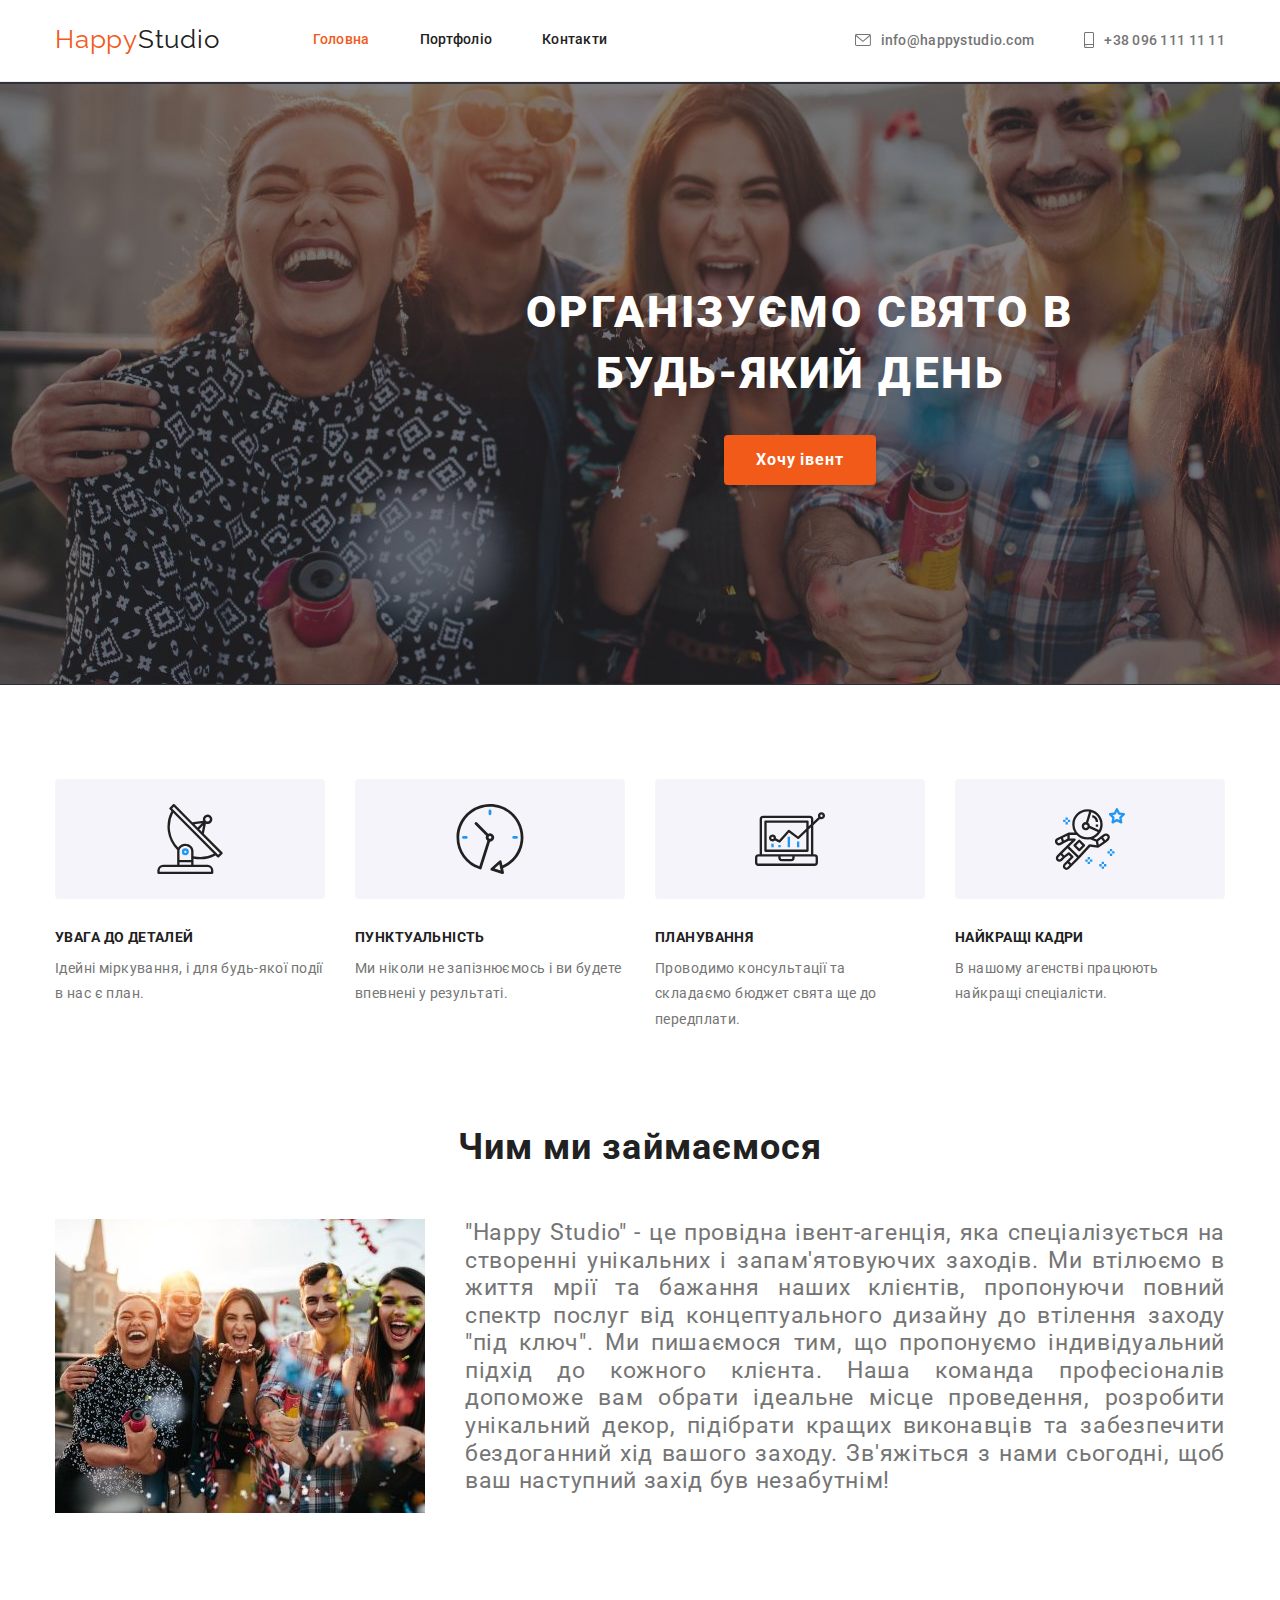
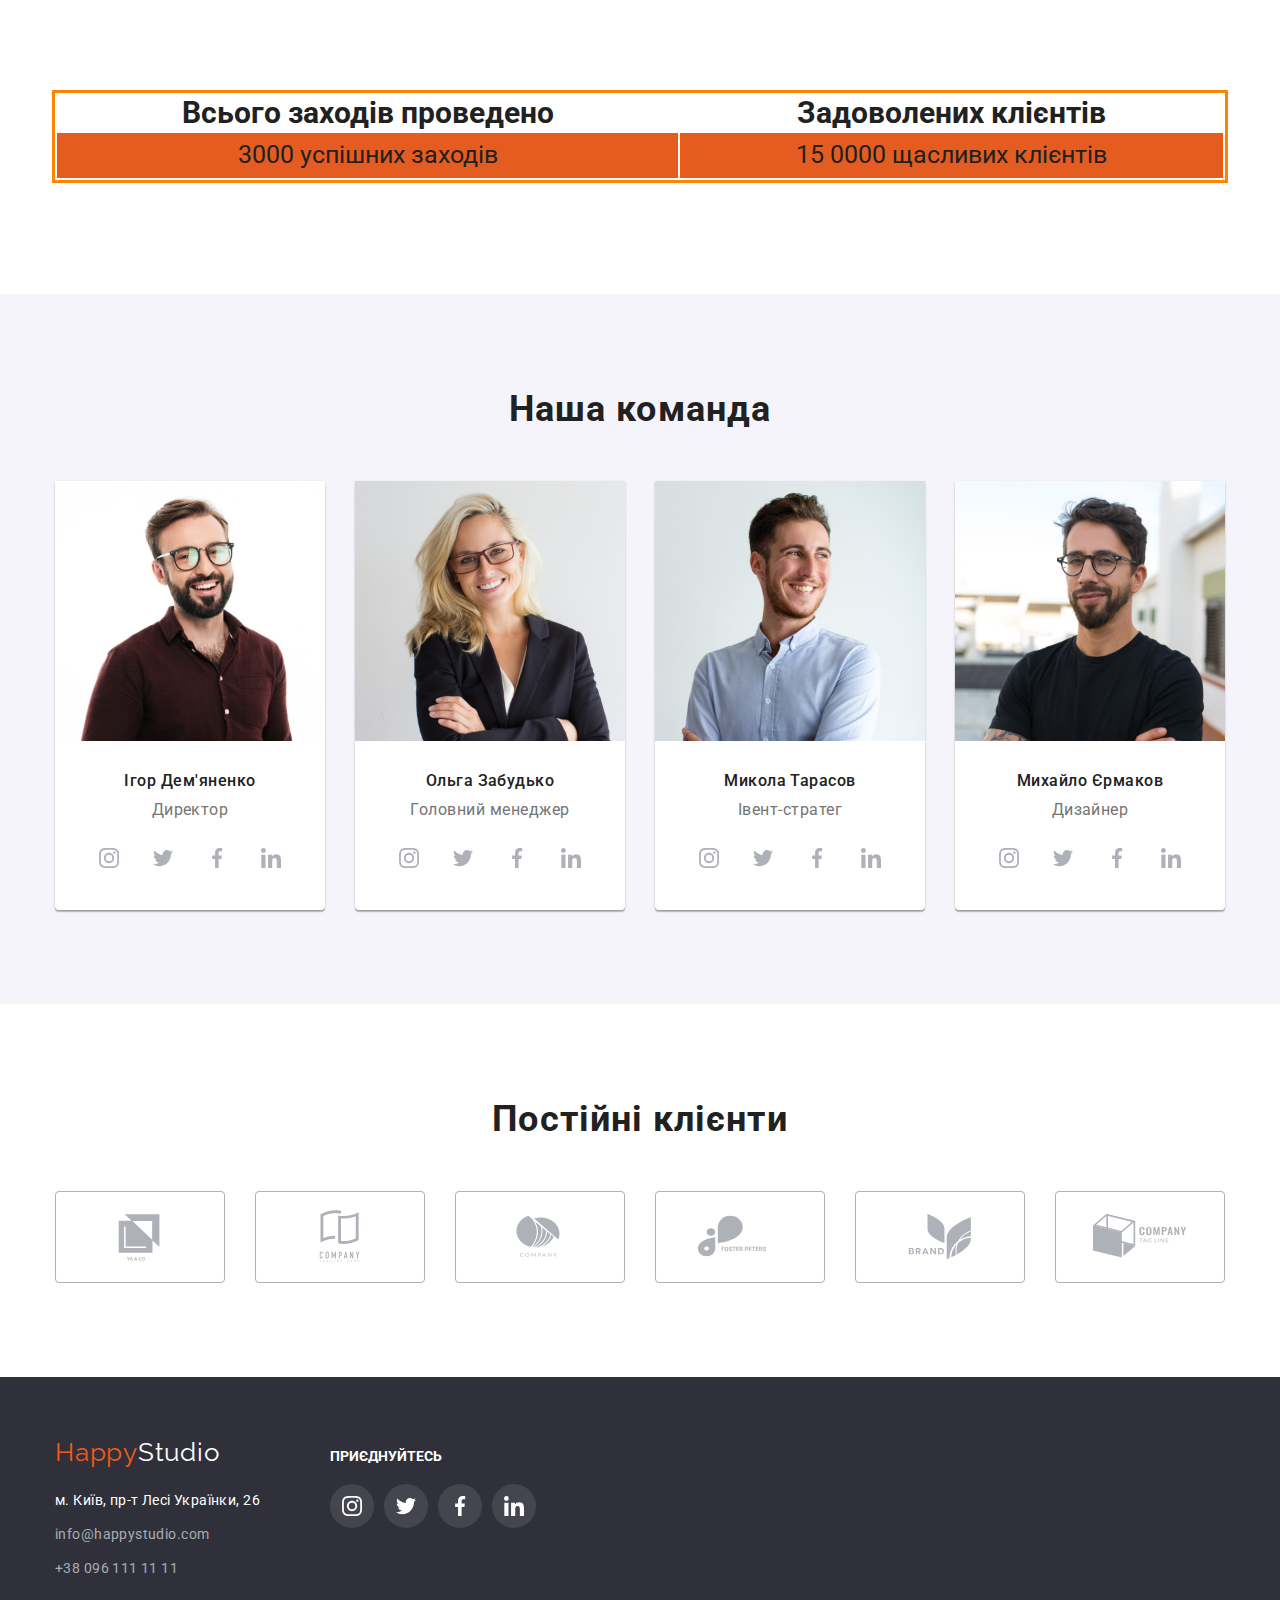
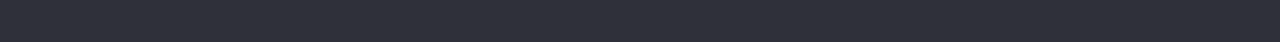
<file: index.html>
<!DOCTYPE html>
<html lang="uk">
<head>
    <meta charset="UTF-8">
    <meta http-equiv="X-UA-Compatible" content="IE=edge">
    <meta name="viewport" content="width=device-width, initial-scale=1.0">
    <title>Document</title>
    <link rel="preconnect" href="https://fonts.googleapis.com">
    <link rel="preconnect" href="https://fonts.gstatic.com" crossorigin>
    <link href="https://fonts.googleapis.com/css2?family=Raleway:wght@700&family=Roboto:wght@400;500;700;900&display=swap" rel="stylesheet">
    <link rel="stylesheet" href="https://cdnjs.cloudflare.com/ajax/libs/modern-normalize/1.1.0/modern-normalize.min.css">
    <link rel="stylesheet" href="./css/styles.css"/>
    
</head>

<body class="page">

<header class="header">

    <div class="container container-header">


        <a href="./index.html" class="logo">
            Happy<span class="logo decor" id="logo-web">Studio</span>
        </a>

    <nav>
        
        <ul class="site-nav">
            <li class="nav-item"><a href="#hero"  class="link current site-item">Головна</a></li>
            <li class="nav-item"><a href="./portfolio.html"  class="link site-item">Портфоліо</a></li>
            <li class="nav-item"><a href="#" class="link site-item" >Контакти</a></li>
        </ul>
    </nav>

        <ul class="contacts">
            <li class="contact-item">
                <a class="contact link" href=mailto:info@happystudio.com><svg class="contact-icon" width="16" height="12"><use href="./images/icons.svg#icon-envelope"></use></svg>info@happystudio.com</a>
            </li>
            
            <li class="contact-item">
                <a class="contact link" href=tel:+380961111111><svg class="contact-icon" width="10" height="16"><use href="./images/icons.svg#icon-smartphone"></use></svg>+38 096 111 11 11</a>
            </li>
        </ul>
    
    </div>

</header>

<main>


    <section id="hero" class="section hero-content">

        <div class="container hero-container">
            <h1 class="hero-title">Організуємо свято в будь-який день</h1>
            <button class="hero-button" type="button">Хочу івент</button>
        </div>
       
    </section>

   

    <section class="section">

        <div class="container">
        <h2 class="title-our hidden">Наші переваги</h2>

        <ul class="section-list">

            <li class="section-item">
                <div class="iconbg">
                <svg width="70" height="70"><use href="./images/icons.svg#icon-antenna"></use></svg>
                </div>
                <h3 class="subtitle">УВАГА ДО ДЕТАЛЕЙ</h3>
                <p class="text">Ідейні міркування, і для будь-якої події в нас є план.</p>
            </li>

            <li class="section-item">
                <div class="iconbg">
                <svg width="70" height="70"><use href="./images/icons.svg#icon-clock"></use></svg>
                </div>
                <h3 class="subtitle">ПУНКТУАЛЬНІСТЬ</h3>
                <p class="text">Ми ніколи не запізнюємось і ви будете впевнені у результаті.</p>
            </li>

            <li class="section-item">
                <div class="iconbg">
                <svg width="70" height="70"><use href="./images/icons.svg#icon-diagram"></use></svg>
                </div>
                <h3 class="subtitle">ПЛАНУВАННЯ</h3>
                <p class="text">Проводимо консультації та складаємо бюджет свята ще до передплати.</p>
            </li>

            <li class="section-item">
                <div class="iconbg">
                <svg width="70" height="70"><use href="./images/icons.svg#icon-astronaut"></use></svg>
                </div>
                <h3 class="subtitle">НАЙКРАЩІ КАДРИ</h3>
                <p class="text">В нашому агенстві працюють найкращі спеціалісти.</p>
            </li>
        </ul>
    </div>
    </section>


    <section class="section our-works">

        <div class="container">
        <h2 class="section-title our-title">Чим ми займаємося</h2>
        
        <div class="works">

            <div class="images-block">
                <img src="./images/im1.jpg" width="370" alt="свято" />
            </div>

            <div class="about-div">
                <p class="about-us-text">
                    "Happy Studio" - це провідна івент-агенція, яка спеціалізується 
                    на створенні унікальних і запам'ятовуючих заходів. 
                    Ми втілюємо в життя мрії та бажання наших клієнтів, 
                    пропонуючи повний спектр послуг від концептуального дизайну
                     до втілення заходу "під ключ".
                     Ми пишаємося тим, що пропонуємо індивідуальний підхід до кожного клієнта. 
                     Наша команда професіоналів допоможе вам обрати ідеальне місце проведення, 
                     розробити унікальний декор, підібрати кращих виконавців 
                     та забезпечити бездоганний хід вашого заходу.
                     Зв'яжіться з нами сьогодні, щоб ваш наступний захід був незабутнім!
                </p>
            </div>

        <!-- <ul class="section-list">

            <li class="our-item">
                <img src="./images/im1.jpg" width="370" alt="свято" /> 
            </li>

            <li class="our-item">
                <img src="./images/im2.jpg" width="370" alt="конференції" />
            </li>

            <li class="our-item">
                <img src="./images/im3.jpg" width="370" alt="дитячі дні народження" />
            </li>
        </ul> -->
    </div>
    </div>
    </section>

    <section class="section">
        <div class="container">
        <table class="maintab">
            <tr>
              <th>Всього заходів проведено</th>
              <th>Задоволених клієнтів</th>
            </tr>
            <tr>
              <td>3000 успішних заходів</td>
              <td>15 0000 щасливих клієнтів</td>
            </tr>
          </table>
        </div>
    </section>
    

    <section class="section team">
        <div class="container">
        <h2 class="team-title">Наша команда</h2>

        <ul class="team-list">

            <li class="team-card">
                
                <img src="./images/igor.jpg" width="270" alt="Ігор Дем'яненко" />
                    <h3 class="team-subtitle">Ігор Дем'яненко</h3>
                    <p lang="en" class="team-text">Директор</p>
                
                    <ul class="social">
                    <li class="team-icon">
                        <a class="social-team" href="#">
                            <svg class="icon" width="20" height="20">
                                <use href="./images/icons.svg#icon-instagram"></use>
                            </svg>
                        </a>
                        
                    </li>

                    <li class="team-icon">
                        <a class="social-team" href="#">
                            <svg class="icon" width="20" height="20">
                                <use href="./images/icons.svg#icon-twitter"></use>
                            </svg>
                        </a>
                    </li>

                    <li class="team-icon">
                        <a class="social-team" href="#">
                            <svg class="icon" width="20" height="20">
                                <use href="./images/icons.svg#icon-facebook"></use>
                            </svg>
                        </a>
                    </li>

                    <li class="team-icon">
                        <a class="social-team" href="#">
                            <svg class="icon" width="20" height="20">
                                <use href="./images/icons.svg#icon-linkedin"></use>
                            </svg>
                        </a>
                    </li>

                </ul>
               
            </li>

            <li class="team-card">
                <img src="./images/olga.jpg" width="270" alt="Ольга Забудько" />

                
                    <h3 class="team-subtitle">Ольга Забудько</h3>
                    <p lang="en" class="team-text">Головний менеджер</p>
                 
                    <ul class="social">
                        <li class="team-icon">
                            <a class="social-team" href="#">
                                <svg class="icon" width="20" height="20">
                                    <use href="./images/icons.svg#icon-instagram"></use>
                                </svg>
                            </a>
                            
                        </li>
    
                        <li class="team-icon">
                            <a class="social-team" href="#">
                                <svg class="icon" width="20" height="20">
                                    <use href="./images/icons.svg#icon-twitter"></use>
                                </svg>
                            </a>
                        </li>
    
                        <li class="team-icon">
                            <a class="social-team" href="#">
                                <svg class="icon" width="20" height="20">
                                    <use href="./images/icons.svg#icon-facebook"></use>
                                </svg>
                            </a>
                        </li>
    
                        <li class="team-icon">
                            <a class="social-team" href="#">
                                <svg class="icon" width="20" height="20">
                                    <use href="./images/icons.svg#icon-linkedin"></use>
                                </svg>
                            </a>
                        </li>
    
                    </ul>
                 
                
               
            </li>

            <li class="team-card">
                <img src="./images/mykola.jpg" width="270" alt="Микола Тарасов" />
                
                    <h3 class="team-subtitle">Микола Тарасов</h3>
                    <p lang="en" class="team-text">Івент-стратег</p>

                    <ul class="social">
                        <li class="team-icon">
                            <a class="social-team" href="#">
                                <svg class="icon" width="20" height="20">
                                    <use href="./images/icons.svg#icon-instagram"></use>
                                </svg>
                            </a>
                            
                        </li>
    
                        <li class="team-icon">
                            <a class="social-team" href="#">
                                <svg class="icon" width="20" height="20">
                                    <use href="./images/icons.svg#icon-twitter"></use>
                                </svg>
                            </a>
                        </li>
    
                        <li class="team-icon">
                            <a class="social-team" href="#">
                                <svg class="icon" width="20" height="20">
                                    <use href="./images/icons.svg#icon-facebook"></use>
                                </svg>
                            </a>
                        </li>
    
                        <li class="team-icon">
                            <a class="social-team" href="#">
                                <svg class="icon" width="20" height="20">
                                    <use href="./images/icons.svg#icon-linkedin"></use>
                                </svg>
                            </a>
                        </li>
    
                    </ul>

             
            </li>

            <li class="team-card">
                <img src="./images/mykhailo.jpg" width="270" alt="Михайло Єрмаков" />
               
                    <h3 class="team-subtitle">Михайло Єрмаков</h3>
                    <p lang="en" class="team-text">Дизайнер</p>

                    <ul class="social">
                        <li class="team-icon">
                            <a class="social-team" href="#">
                                <svg class="icon" width="20" height="20">
                                    <use href="./images/icons.svg#icon-instagram"></use>
                                </svg>
                            </a>
                            
                        </li>
    
                        <li class="team-icon">
                            <a class="social-team" href="#">
                                <svg class="icon" width="20" height="20">
                                    <use href="./images/icons.svg#icon-twitter"></use>
                                </svg>
                            </a>
                        </li>
    
                        <li class="team-icon">
                            <a class="social-team" href="#">
                                <svg class="icon" width="20" height="20">
                                    <use href="./images/icons.svg#icon-facebook"></use>
                                </svg>
                            </a>
                        </li>
    
                        <li class="team-icon">
                            <a class="social-team" href="#">
                                <svg class="icon" width="20" height="20">
                                    <use href="./images/icons.svg#icon-linkedin"></use>
                                </svg>
                            </a>
                        </li>
    
                    </ul>

              
            </li>

        </ul>

    </div>
    </section>


    <section class="section">
        <div class="container">
            <h2 class="section-title title-client">Постійні клієнти</h2>
            
            <ul class="client-list">

                <li>
                    <a class="client-item" href="#">
                        <svg class="client-icon" width="106" height="60">
                            <use href="./images/icons.svg#icon-Logo"></use>
                        </svg>
                    </a>
                </li>

                <li>
                    <a class="client-item" href="#">
                        <svg class="client-icon" width="106" height="60">
                            <use href="./images/icons.svg#icon-Logo1"></use>
                        </svg>
                    </a>
                </li>

                <li>
                    <a class="client-item" href="#">
                        <svg class="client-icon" width="106" height="60">
                            <use href="./images/icons.svg#icon-Logo2"></use>
                        </svg>
                    </a>
                </li>

                <li>
                    <a class="client-item" href="#">
                        <svg class="client-icon" width="106" height="60">
                            <use href="./images/icons.svg#icon-Logo3"></use>
                        </svg>
                    </a>
                </li>

                <li>
                    <a class="client-item" href="#">
                        <svg class="client-icon" width="106" height="60">
                            <use href="./images/icons.svg#icon-Logo4"></use>
                        </svg>
                    </a>
                </li>

                <li>
                    <a class="client-item" href="#">
                        <svg class="client-icon" width="106" height="60">
                            <use href="./images/icons.svg#icon-Logo5"></use>
                        </svg>
                    </a>
                </li>

            </ul>

        </div>
    </section>


</main>


<footer class="footer"> 
    <div class="container">

        <div class="adrfoot">
        <div class="foot">
        
        <div class="logo-end">
    <a class="logo logo-foot" href="./index.html"> 
        Happy<span class="logo-footer">Studio</span>
    </a>
        </div>

 
    <address>
        <ul class="contacts-end">
    <li class="address-footer"><a class="address-end link" href="https://www.google.com/maps/place/%D0%B1%D1%83%D0%BB.+%D0%9B%D0%B5%D1%81%D0%B8+%D0%A3%D0%BA%D1%80%D0%B0%D0%B8%D0%BD%D0%BA%D0%B8,+26,+%D0%9A%D0%B8%D0%B5%D0%B2,+%D0%A3%D0%BA%D1%80%D0%B0%D0%B8%D0%BD%D0%B0,+02000/@50.4265841,30.5361971,17z/data=!3m1!4b1!4m5!3m4!1s0x40d4cf0e033ecbe9:0x57a4dffefec77da0!8m2!3d50.4265807!4d30.5383859" target="_blank"  rel="noopener noreferrer" >м. Київ, пр-т Лесі Українки, 26</a></li>
    <li class="address-footer"><a class="post-end link" href=mailto:info@devstudio.com>info@happystudio.com</a></li>
    <li class="address-footer"><a class="phone-end link" href=tel:+380961111111>+38 096 111 11 11</a></li>
  </ul>
    </address>
</div>
   

    <div class="footer-social">
        <p class="title-foot">Приєднуйтесь</p>
        
        <ul class="social-footer">
            <li>
                <a class="social-foot" href="#">
                    <svg class="icon" width="20" height="20">
                        <use href="./images/icons.svg#icon-instagram"></use>
                    </svg>
                </a>
                
            </li>

            <li>
                <a class="social-foot" href="#">
                    <svg class="icon" width="20" height="20">
                        <use href="./images/icons.svg#icon-twitter"></use>
                    </svg>
                </a>
            </li>

            <li>
                <a class="social-foot" href="#">
                    <svg class="icon" width="20" height="20">
                        <use href="./images/icons.svg#icon-facebook"></use>
                    </svg>
                </a>
            </li>

            <li>
                <a class="social-foot" href="#">
                    <svg class="icon" width="20" height="20">
                        <use href="./images/icons.svg#icon-linkedin"></use>
                    </svg>
                </a>
            </li>

        </ul>
    </div>
        </div>
</div>
    
</footer>

       

</body>
</html>
</file>
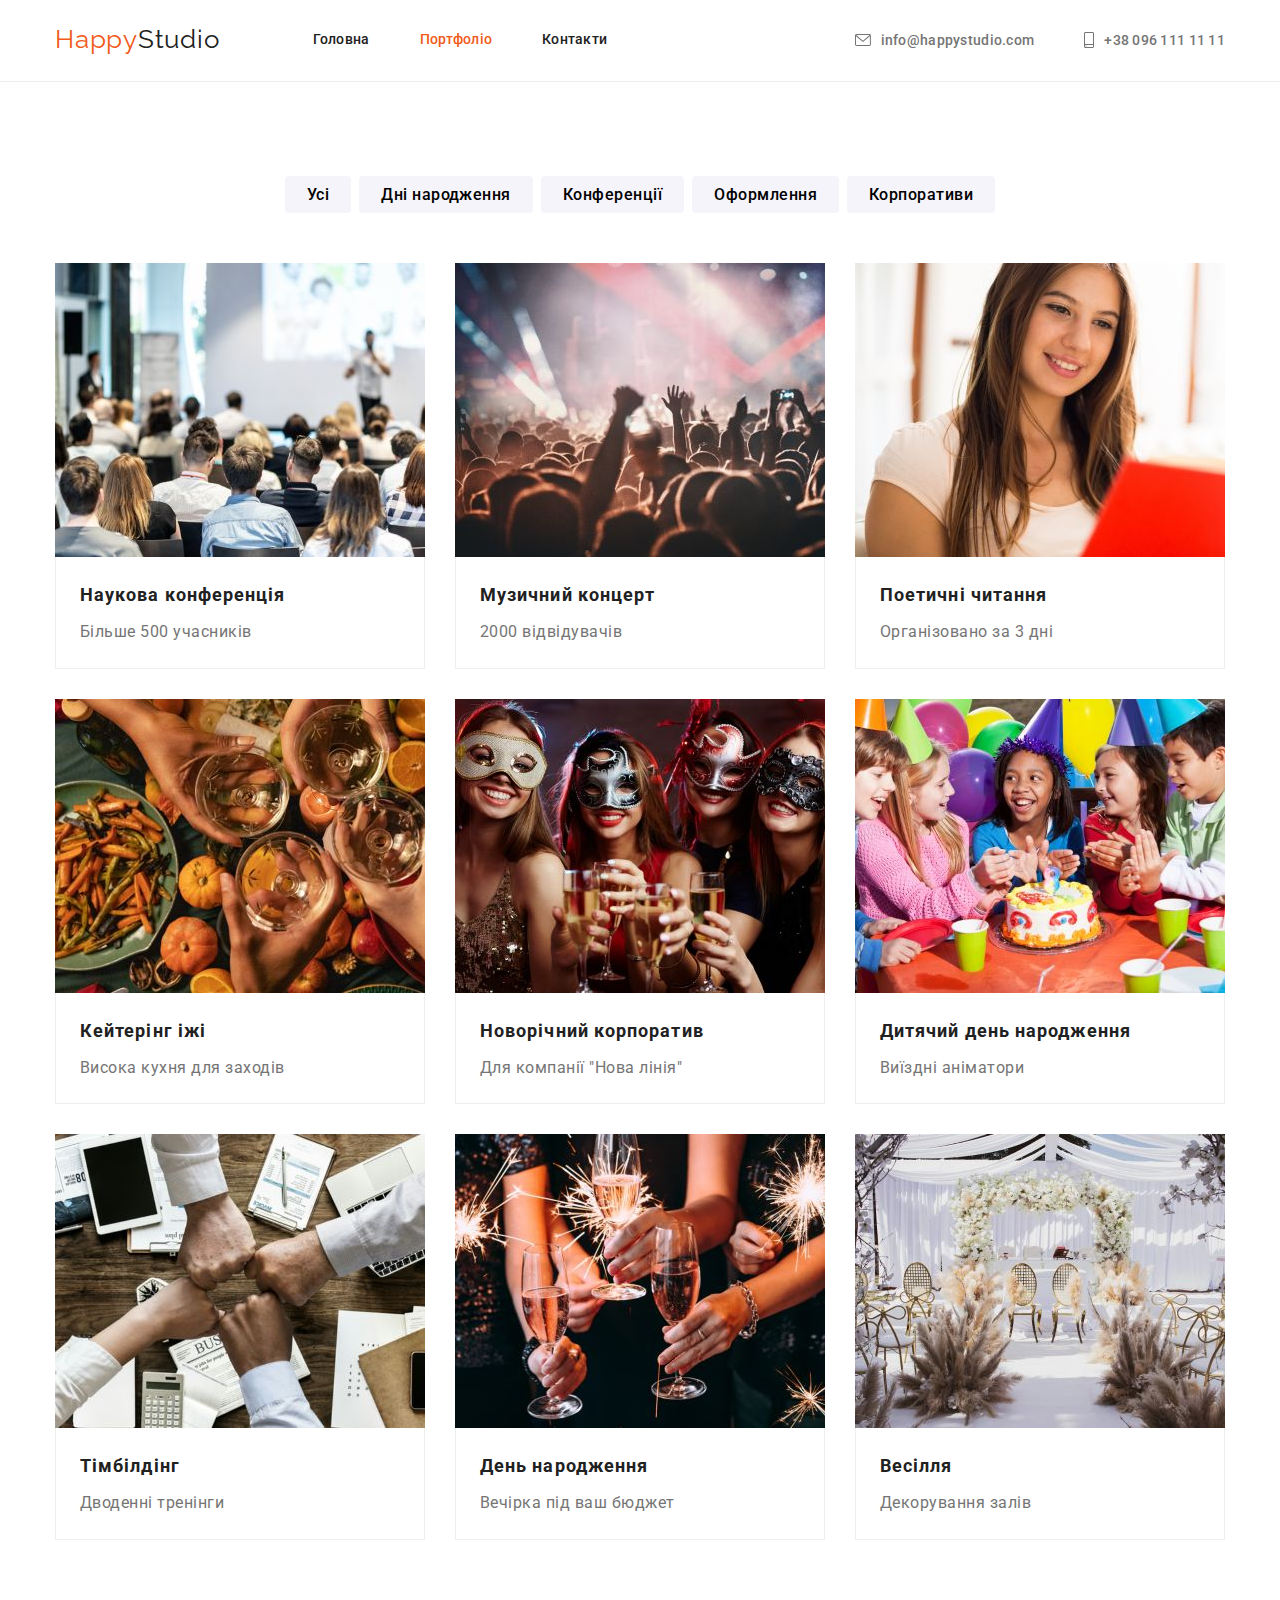
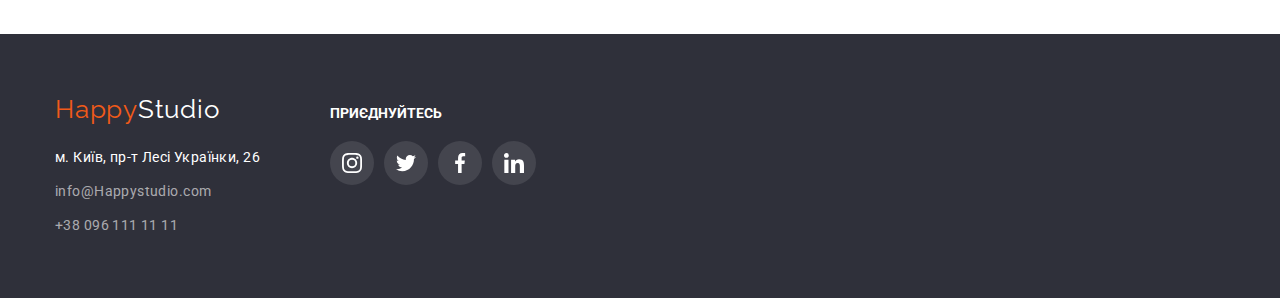
<file: portfolio.html>
<!DOCTYPE html>
<html lang="uk">
<head>
    <meta charset="UTF-8">
    <meta http-equiv="X-UA-Compatible" content="IE=edge">
    <meta name="viewport" content="width=device-width, initial-scale=1.0">
    <title>Document</title>
    <link rel="preconnect" href="https://fonts.googleapis.com">
    <link rel="preconnect" href="https://fonts.gstatic.com" crossorigin>
    <link href="https://fonts.googleapis.com/css2?family=Raleway:wght@700&family=Roboto:wght@400;500;700;900&display=swap" rel="stylesheet">
    <link rel="stylesheet" href="https://cdnjs.cloudflare.com/ajax/libs/modern-normalize/1.1.0/modern-normalize.min.css">
    <link rel="stylesheet" href="./css/styles.css"/>
    
</head>
<body class="page">

<header class="header">

        <div class="container container-header">
    
    
            <a href="./index.html" class="logo">
                Happy<span class="logo decor">Studio</span>
            </a>
    
        <nav>
            
            <ul class="site-nav">
                <li class="nav-item"><a href="./index.html"  class="link site-item">Головна</a></li>
                <li class="nav-item"><a href="./portfolio.html"  class="link current site-item">Портфоліо</a></li>
                <li class="nav-item"><a href="#" class="link site-item" >Контакти</a></li>
            </ul>
        </nav>
    
        <ul class="contacts">
            <li class="contact-item">
                <a class="contact link" href=mailto:info@devstudio.com><svg class="contact-icon" width="16" height="12"><use href="./images/icons.svg#icon-envelope"></use></svg>info@happystudio.com</a>
            </li>
            
            <li class="contact-item">
                <a class="contact link" href=tel:+380961111111><svg class="contact-icon" width="10" height="16"><use href="./images/icons.svg#icon-smartphone"></use></svg>+38 096 111 11 11</a>
            </li>
        </ul>
        
        </div>
    
</header>
    


<main>
    
    
   
    <section class="section">
    <div class="container">

        <h1 class="features-title hidden">Наші івенти</h1>

        <ul class="features-names">

            <li class="features-button"><button type="button" class="features-item">Усі</button></li>
            <li class="features-button"><button type="button" class="features-item">Дні народження</button></li>
            <li class="features-button"><button type="button" class="features-item">Конференції</button></li>
            <li class="features-button"><button type="button" class="features-item">Оформлення</button></li>
            <li class="features-button"><button type="button" class="features-item">Корпоративи</button></li>
        </ul>

        <ul class="examples">
        <li class="examples-item">
            <a href="#" class="examples-link">
                <img src="./images/techno.jpg" width="370" alt="конференція" />
                 <div class="examples-aftercard">
                     <h2 class="examples-subtitle">Наукова конференція</h2>
                     <p class="examples-text">Більше 500 учасників</p>
                 </div>
            </a> 
        </li>

        <li class="examples-item">
            <a href="#" class="examples-link">
                <img src="./images/neworlean.jpg" width="370" alt="концерт" />
                <div class="examples-aftercard">
                      <h2 class="examples-subtitle">Музичний концерт</h2>
                    <p class="examples-text">2000 відвідувачів</p>
                 </div>
            </a>     
        </li>

        <li class="examples-item">
            <a href="#" class="examples-link">
                 <img src="./images/seafood.jpg" width="370" alt="дівчина з книгою" />
                 <div class="examples-aftercard">
                    <h2 class="examples-subtitle">Поетичні читання</h2>
                    <p class="examples-text">Організовано за 3 дні</p>
                 </div>
           </a>       
        </li>

        <li class="examples-item">
            <a href="#" class="examples-link">
                <img src="./images/prime.jpg" width="370" alt="іжа" />
                <div class="examples-aftercard">
                    <h2 class="examples-subtitle">Кейтерінг іжі</h2>
                    <p class="examples-text">Висока кухня для заходів</p>  
                </div>  
            </a>   
        </li>

        <li class="examples-item">
            <a href="#" class="examples-link">
                <img src="./images/boxes.jpg" width="370" alt="вечірка" />
                <div class="examples-aftercard">
                     <h2 class="examples-subtitle">Новорічний корпоратив</h2>
                     <p class="examples-text">Для компанії "Нова лінія"</p>
                </div>
            </a>    
                
        </li>

        <li class="examples-item">
            <a href="#" class="examples-link">
                <img src="./images/inspiration.jpg" width="370" alt="діти" />
                <div class="examples-aftercard">
                    <h2 class="examples-subtitle">Дитячий день народження</h2>
                    <p class="examples-text">Виїздні аніматори</p>
                </div>
            </a>      
        </li>

        <li class="examples-item">
            <a href="#" class="examples-link">
                <img src="./images/limitededition.jpg" width="370" alt="руки людей" />
                <div class="examples-aftercard">
                    <h2 class="examples-subtitle">Тімбілдінг</h2>
                    <p class="examples-text">Дводенні тренінги</p>
                </div>
            </a>          
        </li>

        <li class="examples-item">
            <a href="#" class="examples-link">
                <img src="./images/lab.jpg" width="370" alt="келихи" />
                <div class="examples-aftercard">
                    <h2 class="examples-subtitle">День народження</h2>
                    <p class="examples-text">Вечірка під ваш бюджет</p>
                </div>
            </a>         
        </li>

        <li class="examples-item">
            <a href="#" class="examples-link">
                <img src="./images/growingbusiness.jpg" width="370" alt="весілля" />
                <div class="examples-aftercard">
                    <h2 class="examples-subtitle">Весілля</h2>
                    <p class="examples-text">Декорування залів</p>
                </div>
            </a>        
        </li>
     </ul>

    </div>
    </section>
    
</main>
    
<footer class="footer"> 
    <div class="container">

        <div class="adrfoot">
        <div class="foot">
        
        <div class="logo-end">
    <a class="logo logo-foot" href="./index.html"> 
        Happy<span class="logo-footer">Studio</span>
    </a>
        </div>

 
    <address>
        <ul class="contacts-end">
    <li class="address-footer"><a class="address-end link" href="https://www.google.com/maps/place/%D0%B1%D1%83%D0%BB.+%D0%9B%D0%B5%D1%81%D0%B8+%D0%A3%D0%BA%D1%80%D0%B0%D0%B8%D0%BD%D0%BA%D0%B8,+26,+%D0%9A%D0%B8%D0%B5%D0%B2,+%D0%A3%D0%BA%D1%80%D0%B0%D0%B8%D0%BD%D0%B0,+02000/@50.4265841,30.5361971,17z/data=!3m1!4b1!4m5!3m4!1s0x40d4cf0e033ecbe9:0x57a4dffefec77da0!8m2!3d50.4265807!4d30.5383859" target="_blank"  rel="noopener noreferrer" >м. Київ, пр-т Лесі Українки, 26</a></li>
    <li class="address-footer"><a class="post-end link" href=mailto:info@happystudio.com>info@Happystudio.com</a></li>
    <li class="address-footer"><a class="phone-end link" href=tel:+380961111111>+38 096 111 11 11</a></li>
  </ul>
    </address>
</div>
   

    <div class="footer-social">
        <p class="title-foot">Приєднуйтесь</p>
        
        <ul class="social-footer">
            <li>
                <a class="social-foot" href="#">
                    <svg class="icon" width="20" height="20">
                        <use href="./images/icons.svg#icon-instagram"></use>
                    </svg>
                </a>
                
            </li>

            <li>
                <a class="social-foot" href="#">
                    <svg class="icon" width="20" height="20">
                        <use href="./images/icons.svg#icon-twitter"></use>
                    </svg>
                </a>
            </li>

            <li>
                <a class="social-foot" href="#">
                    <svg class="icon" width="20" height="20">
                        <use href="./images/icons.svg#icon-facebook"></use>
                    </svg>
                </a>
            </li>

            <li>
                <a class="social-foot" href="#">
                    <svg class="icon" width="20" height="20">
                        <use href="./images/icons.svg#icon-linkedin"></use>
                    </svg>
                </a>
            </li>

        </ul>
    </div>
        </div>
</div>
    
</footer>
       

</body>
</html>
</file>
<file: css/styles.css>
h1,
h2,
h3,
h4,
p,
ul {
    margin: 0;
    padding: 0;
}

ul{
    list-style: none;
}

:root{
    --primary-text-color: #212121;
    --accent-color: #f15a19;
    --article-text-color: #757575;
    --white-text-color: #FFFFFF;
    --primary-bg-color: #FFFFFF;
    --bgcolor-footer: #2F303A;
    --bgcolor-team: #F5F4FA;
    --icon-color: #AFB1B8;
}

body {
    background-color: var(--primary-bg-color);
    font-family: 'Roboto', sans-serif;
    color:var(--primary-text-color);
}

.container{
    width: 1200px;
    margin-left: auto;
    margin-right: auto;
    padding-left: 15px;
    padding-right: 15px;
}

.section{
    padding-top: 94px;
    padding-bottom: 94px;
}

.hidden{
    position: absolute;
    width: 1px;
    height: 1px;
    margin: -1px;
    border: 0;
    padding: 0;
    clip: rect(0 0 0 0);
    overflow: hidden;
} 

img{
    display: block;
}

/* ========================= HEADER ================================ */

#logo-web{
    padding-top: 24px;
    padding-bottom: 25px;
    color: var(--primary-text-color);
    font-family: 'Raleway';
    font-size: 26px;
    line-height: 1.2;
    letter-spacing: 0.03em;
    text-decoration: none;
}

.header {
    border-bottom: 1px solid #ECECEC;;
}

.container-header{
    display: flex;
    align-items: center;
    
}

.link{
    text-decoration: none;
    font-style: normal;
    color: var(--primary-text-color);
    padding-top: 32px;
    padding-bottom: 32px;
}


.logo {
    padding-top: 24px;
    padding-bottom: 25px;

    color: var(--accent-color);
    font-family: 'Raleway';
    font-size: 26px;
    line-height: 1.2;
    letter-spacing: 0.03em;
    text-decoration: none;
}

.decor {
    color: var(--primary-text-color);
}

.site-nav {
    display: flex;
    align-items: center;

    margin-left: 93px;
    text-decoration: none;
    line-height: 1.2;
    letter-spacing: 0.02em;
}

.nav-item:not(:last-child){
    margin-right: 50px;
}

.site-item{
    display:block;
    font-weight: 500;
    line-height: 1.14;
    font-size: 14px;
    letter-spacing: 0.02em;
    text-decoration: none;  
}

.site-item:hover,:focus{
    color:var(--accent-color);
}

.contacts{
    display: flex;
    margin-left: auto;
}

.contact.link{
    display: flex;
    align-items: center;
    color: var(--article-text-color);
    font-size: 14px;
    font-weight: 500;
    line-height: 1.2;
    letter-spacing: 0.02em; 
    text-decoration: none;
    color:var(--article-text-color);
    fill:var(--article-text-color);
}

.contact.link:hover{
    color:var(--accent-color);
}

.contact.link:focus{
    color:var(--accent-color);
}

.contact-icon{
    fill:currentColor;
}

.contact-icon{
    margin-right: 10px;
}

.contact-item:not(:last-child){
    margin-right: 50px;
}

.post:hover,
.post:focus{
    color: var(--accent-color);
}
.phone:focus,
.phone:hover{
    color: var(--accent-color)
}

.post,.phone{
    color:var(--article-text-color);
}



/* ========================= HERO ============================== */



.hero-content{
    width: 1600px;
    margin-left: auto;
    margin-right: auto;
    padding-top: 200px;
    padding-bottom:200px;
    text-align: center;
    background-color: var(--bgcolor-footer);
    background-image: linear-gradient(rgba(47, 48, 58, 0.4), rgba(47, 48, 58, 0.4)), url(../images/herobg.jpg);
    background-repeat: no-repeat;
    background-position: center;
}

.hero-title{
    max-width: 696px;
    margin-bottom: 30px;
    margin-left: auto;
    margin-right: auto;
    color: var(--white-text-color);
    font-size: 44px;
    font-weight: 900;
    text-align: center;
    text-transform: uppercase;
    letter-spacing: 0.06em;
    line-height: 1.4;
    
}

button{
    cursor: pointer;
}

.hero-button{
    border-radius: 4px;

    box-shadow: 0px 4px 4px rgba(0, 0, 0, 0.15);
    font-weight: 700;
    padding: 10px 32px;
    background-color: var(--accent-color);
    color: var(--white-text-color);
    line-height: 1.9;
    letter-spacing: 0.06em;
    border-style: none;
}

.hero-button:hover,
.hero-button:focus{
    background-color: #e95f0e;
}



/* ========================= НАШІ ПЕРЕВАГИ ==================== */

.section-title{
    font-size: 36px;
    line-height: 1.2;
    text-align: center;
    letter-spacing: 0.03em;
}

.section-list{
    display: flex;
}

.section-item{
    width: 270px;
}

.section-item:not(:first-child){
    margin-left: 30px;
}

.iconbg{
    display: flex;
    justify-content: center;
    align-items: center;
    height: 120px;
    border-radius: 4px;
    background-color: var(--bgcolor-team);
    margin-bottom: 30px;
}

.subtitle{
    margin-bottom: 10px;
    font-size: 14px;
    line-height: 1.2;
    letter-spacing: 0.03em;
    text-transform: uppercase;
}

.text{
    margin-bottom: 0;
    color: var(--article-text-color);
    font-weight: 400;
    font-size: 14px;
    line-height: 1.8;
    letter-spacing: 0.03em;
}



/* =========================ЧИМ МИ ЗАЙМАЄМОСЬ ====================== */

.our-works{
    padding-top: 0;
}

.our-title{
    margin-bottom: 50px;
    font-size: 36px;
    line-height: 1.2;
    text-align: center;
    letter-spacing: 0.03em;
}

.our-item:not(:last-child){
    margin-right: 30px;
}

.images-block {
    float: left;
    margin-right: 10px;
    margin-bottom: 10px;
  }

.about-div{
    display: flex;
    align-items: center;
    margin-bottom: 10px;
   padding-left: 20px;
}
.about-us-text{
    text-align: justify;
    margin-left: 10px;
    font-size: 23px;
    line-height: 1.2;
    letter-spacing: 0.03em; 
    color: var(--article-text-color);
}

.maintab{
        width: 100%;
        margin-bottom: 20px; */
        border-collapse: collapse; 
        outline: 3px solid #ff8400;
        font-size: 30px;
        background: #fff!important;

        .th {
            text-align: center;
            font-weight: bold;
            padding: 7px;
            border: none;
            text-align: left;
            font-size: 25px;
      /* border-top: 3px solid #fff; */
            /* border-bottom: 3px solid #faf9f8; */
        }

        td {
            border: solid rgb(255, 85, 0) 1px;
            background-color: #e55c21;
            text-align: center;
            padding: 7px;
            font-size: 25px;
        }
}

/* .maintab th {
	font-weight: bold;
	padding: 7px;
	background: #f76d03;
	border: none;
	text-align: left;
	font-size: 30px;
	border-top: 3px solid #fff;
	border-bottom: 3px solid #faf9f8;
} */

/* .maintab td {
	padding: 7px;
	border-top: 3px solid #fff;
	border-bottom: 3px solid #fff;
	font-size: 25px;
} */



/* ========================= КОМАНДА ========================= */

.team-title{
    margin-bottom:50px ;
    font-size: 36px;
    line-height: 1.2;
    text-align: center;
    letter-spacing: 0.03em;
}

.team{
    background-color: var(--bgcolor-team);
}

.team-list{
    display: flex;
}


.team-card{
    display: block;
   
    background-color: var(--primary-bg-color);
    box-shadow: 0px 1px 3px rgba(0, 0, 0, 0.12), 0px 1px 1px rgba(0, 0, 0, 0.14), 0px 2px 1px rgba(0, 0, 0, 0.2);
    border-radius: 0px 0px 4px 4px;
    margin-right: 30px;
}

.team-card:last-child{
    margin-right: 0;
}


.team-title{
    margin-bottom: 50px;
}

.team-subtitle{
    margin-bottom: 10px;
    margin-top: 30px;
    font-weight: 500;
    font-size: 16px;
    line-height: 1.2;
    text-align: center;
    letter-spacing: 0.03em;
}

.team-text{
    margin-bottom: 16px;
    color: var(--article-text-color);
    line-height: 1.2;
    text-align: center;
    letter-spacing: 0.03em;
    margin-bottom: 16px;
}

.social{
    display:flex;
    justify-content: center;
    align-content: center;
    margin-bottom: 30px;
}

.social-team{
    fill:#AFB1B8;
    display: flex;
    align-items: center;
    justify-content: center;

    width: 44px;
    height: 44px;
    border-radius: 50%;
}

.team-icon:not(:last-child){
    margin-right: 10px;
}

.social-team:hover,
.social-team:focus{
    background-color: var(--accent-color);
    fill:var(--white-text-color)
}


/* ========================= ПОСТІЙНІ КЛІЄНТИ =========================*/

.title-client{
    margin-bottom: 50px;
}
.client-list{
    display:flex;
    justify-content: center;
    align-items: center;
    gap: 30px;

}
.client-item{
    color: var(--icon-color);
    display: flex;
    justify-content: center;
    align-items: center;
    width: 170px;
    height: 92px;
    border: 1px solid var(--icon-color);
    border-radius: 4px;
    outline: transparent;
}

.client-item:focus,
.client-item:hover{
    border-color: #e6590d;
    color: #e6590d;
}

.client-icon{
    fill: currentColor;
}


/* ========================= FOOTER ========================= */

.footer{
    background-color: var(--bgcolor-footer);
    color: var(--white-text-color);

    padding-top: 60px;
    padding-bottom: 60px;
}

.logo-footer{
    color: var(--white-text-color);
}

.logo-end{
    margin-bottom: 20px;
}

.logo-foot{
    padding: 0;
}

.adrfoot{
    display: flex;
    align-items: baseline;
}
.address-end{
    color: var(--white-text-color);
    text-decoration: none;
    line-height: 1.8;
    font-size: 14px;
    letter-spacing: 0.03em;
    padding: 0;
}

.post-end{
    color: rgba(255, 255, 255, 0.6);
    line-height: 1.8;
    font-size: 14px;
    letter-spacing: 0.03em;
    padding: 0;
}
.phone-end{
    color: rgba(255, 255, 255, 0.6);
    line-height: 1.8;
    font-size: 14px;
    letter-spacing: 0.03em;
    padding: 0;
}

.address-end:hover,
.address-end:focus{
    color: var(--accent-color);
}
.phone-end:hover,
.phone-end:focus{
    color: var(--accent-color);
}
.post-end:hover,
.post-end:focus{
    color: var(--accent-color);
}

.address-footer:not(:last-child){
    margin-bottom: 9px;
}

.footer-social{
 margin-left: 70px;
}

.title-foot{
    margin-bottom: 20px;
    font-size: 14px;
    font-weight: 700;
    text-transform: uppercase;
}

.social-foot{
    fill: var(--white-text-color);
    display: flex;
    align-items: center;
    justify-content: center;

    width: 44px;
    height: 44px;
    background-color: rgba(255, 255, 255, 0.1);
    border-radius: 50%;
}

.social-foot:focus,
.social-foot:hover{
    background-color: var(--accent-color);
}

.social-footer{
    display: flex;
    gap: 10px;
}



/* ========================= ПОРТФОЛІО =========================*/

.current{
    color: var(--accent-color);
}

.features-names{
    margin-bottom: 50px;
}
.features-item{
    border-style: none;
    line-height: 1.6;
    text-align: center;
    letter-spacing: 0.03em;
}

.examples-subtitle{
    font-size: 18px;
    line-height: 2;
    letter-spacing: 0.06em;
}

.examples-text{
    color: var(--article-text-color);
    font-weight: 400;
    line-height: 30px;
    letter-spacing: 0.03em;
}

.features-names{
    display: flex;
    justify-content: center;
}

.features-item:hover{
    background-color: var(--accent-color);
    color: var(--white-text-color);
    box-shadow: 0px 3px 1px rgba(0, 0, 0, 0.1), 0px 1px 2px rgba(0, 0, 0, 0.08), 0px 2px 2px rgba(0, 0, 0, 0.12);
}

.features-item:focus{
    background-color: var(--accent-color);
    color: var(--white-text-color);
    box-shadow: 0px 3px 1px rgba(0, 0, 0, 0.1), 0px 1px 2px rgba(0, 0, 0, 0.08), 0px 2px 2px rgba(0, 0, 0, 0.12);
}

.features-button{
    display: inline-block;
    border-radius: 4px;
    align-items: center;
    
    line-height: 1.9;
    letter-spacing: 0.06em;
    background: var(--primary-bg-color);
}

.features-names{
    gap: 8px;
}

.features-item{
    padding: 6px 22px; 
    border-radius: 4px;

    font-weight: 500;
    line-height: 1.6;
    letter-spacing: 0.03em;
    background: var(--bgcolor-team);
}

.features-title{
    visibility: hidden;
}

.examples{
    display: flex;
    flex-wrap: wrap;
    gap: 30px;
}

.examples-item {
    width: 370px;
}

.examples-item :last-child{
    margin-right: 0;
}

.examples-link{
    display: block;
    text-decoration: none;
    outline: transparent;
}

.examples-link:hover,
.examples-link:focus{
    box-shadow: 0px 1px 1px rgba(0, 0, 0, 0.12), 0px 4px 4px rgba(0, 0, 0, 0.06), 1px 4px 6px rgba(0, 0, 0, 0.16);
}

.examples-aftercard{
    padding: 20px 24px;
    border-right: 1px solid #EEEEEE;
    border-left: 1px solid #EEEEEE;
    border-bottom: 1px solid #EEEEEE;
}

.examples-subtitle{
    color:var(--primary-text-color);
    margin-bottom: 4px;
    font-size: 18px;
    line-height: 2;
    letter-spacing: 0.06em;

}

.examples-text{
    line-height: 1.9;
    letter-spacing: 0.03em;
}
</file>
